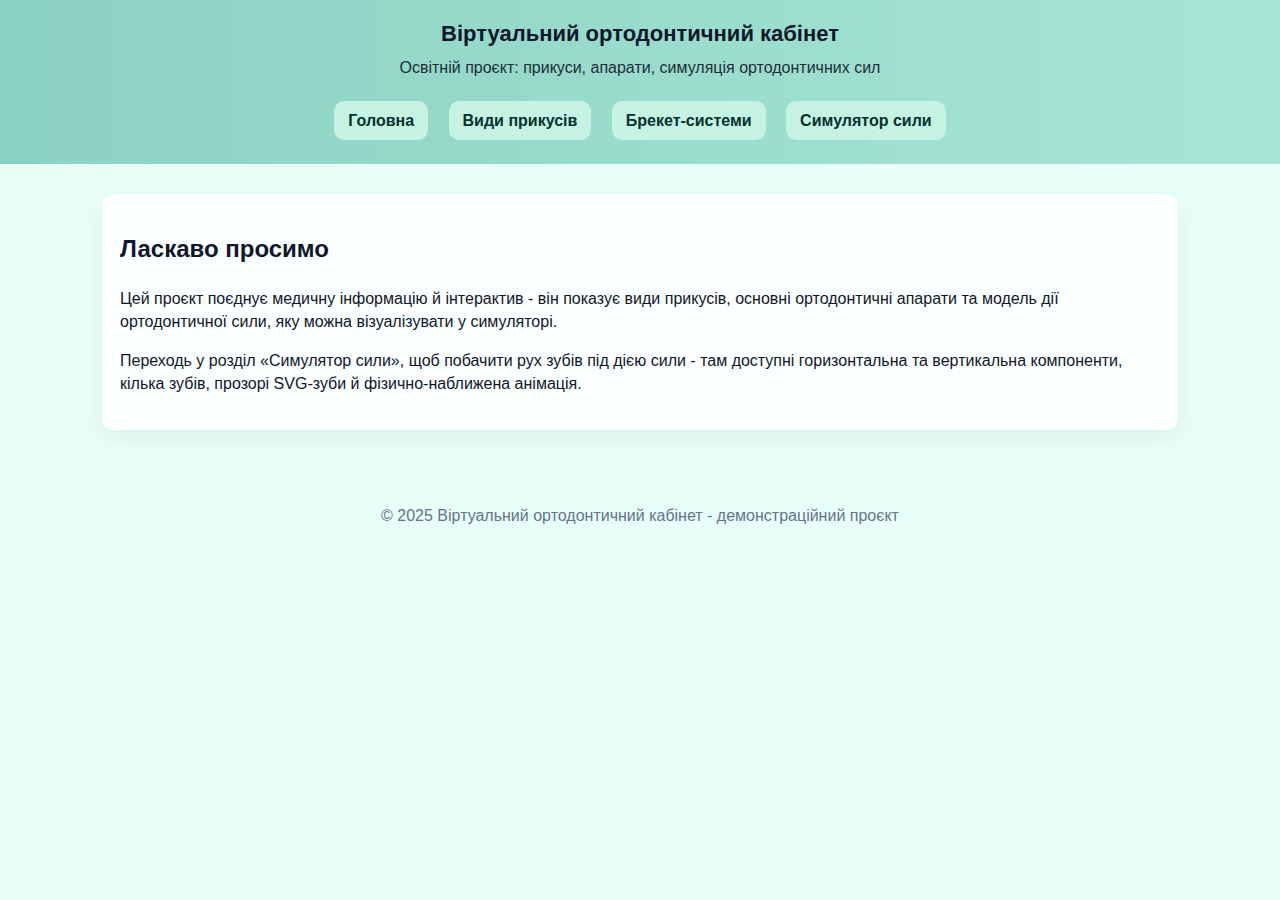
<file: index.html>
<!doctype html>
<html lang="uk">
<head>
  <meta charset="utf-8" />
  <meta name="viewport" content="width=device-width,initial-scale=1" />
  <title>Віртуальний ортодонтичний кабінет</title>
  <link rel="stylesheet" href="style.css" />
</head>
<body>
  <header class="site-header">
    <div class="header-inner">
      <h1>Віртуальний ортодонтичний кабінет</h1>
      <p class="subtitle">Освітній проєкт: прикуси, апарати, симуляція ортодонтичних сил</p>
    </div>
    <nav class="main-nav">
      <a href="index.html" class="nav-link">Головна</a>
      <a href="bites.html" class="nav-link">Види прикусів</a>
      <a href="braces.html" class="nav-link">Брекет-системи</a>
      <a href="simulator.html" class="nav-link">Симулятор сили</a>
    </nav>
  </header>

  <main class="page content">
    <section class="card">
      <h2>Ласкаво просимо</h2>
      <p>Цей проєкт поєднує медичну інформацію й інтерактив - він показує види прикусів, основні ортодонтичні апарати та модель дії ортодонтичної сили, яку можна візуалізувати у симуляторі.</p>
      <p>Переходь у розділ «Симулятор сили», щоб побачити рух зубів під дією сили - там доступні горизонтальна та вертикальна компоненти, кілька зубів, прозорі SVG-зуби й фізично-наближена анімація.</p>
    </section>
  </main>

  <footer class="site-footer">
    <p>© 2025 Віртуальний ортодонтичний кабінет - демонстраційний проєкт</p>
  </footer>

  <script src="script.js"></script>
</body>
</html>
</file>
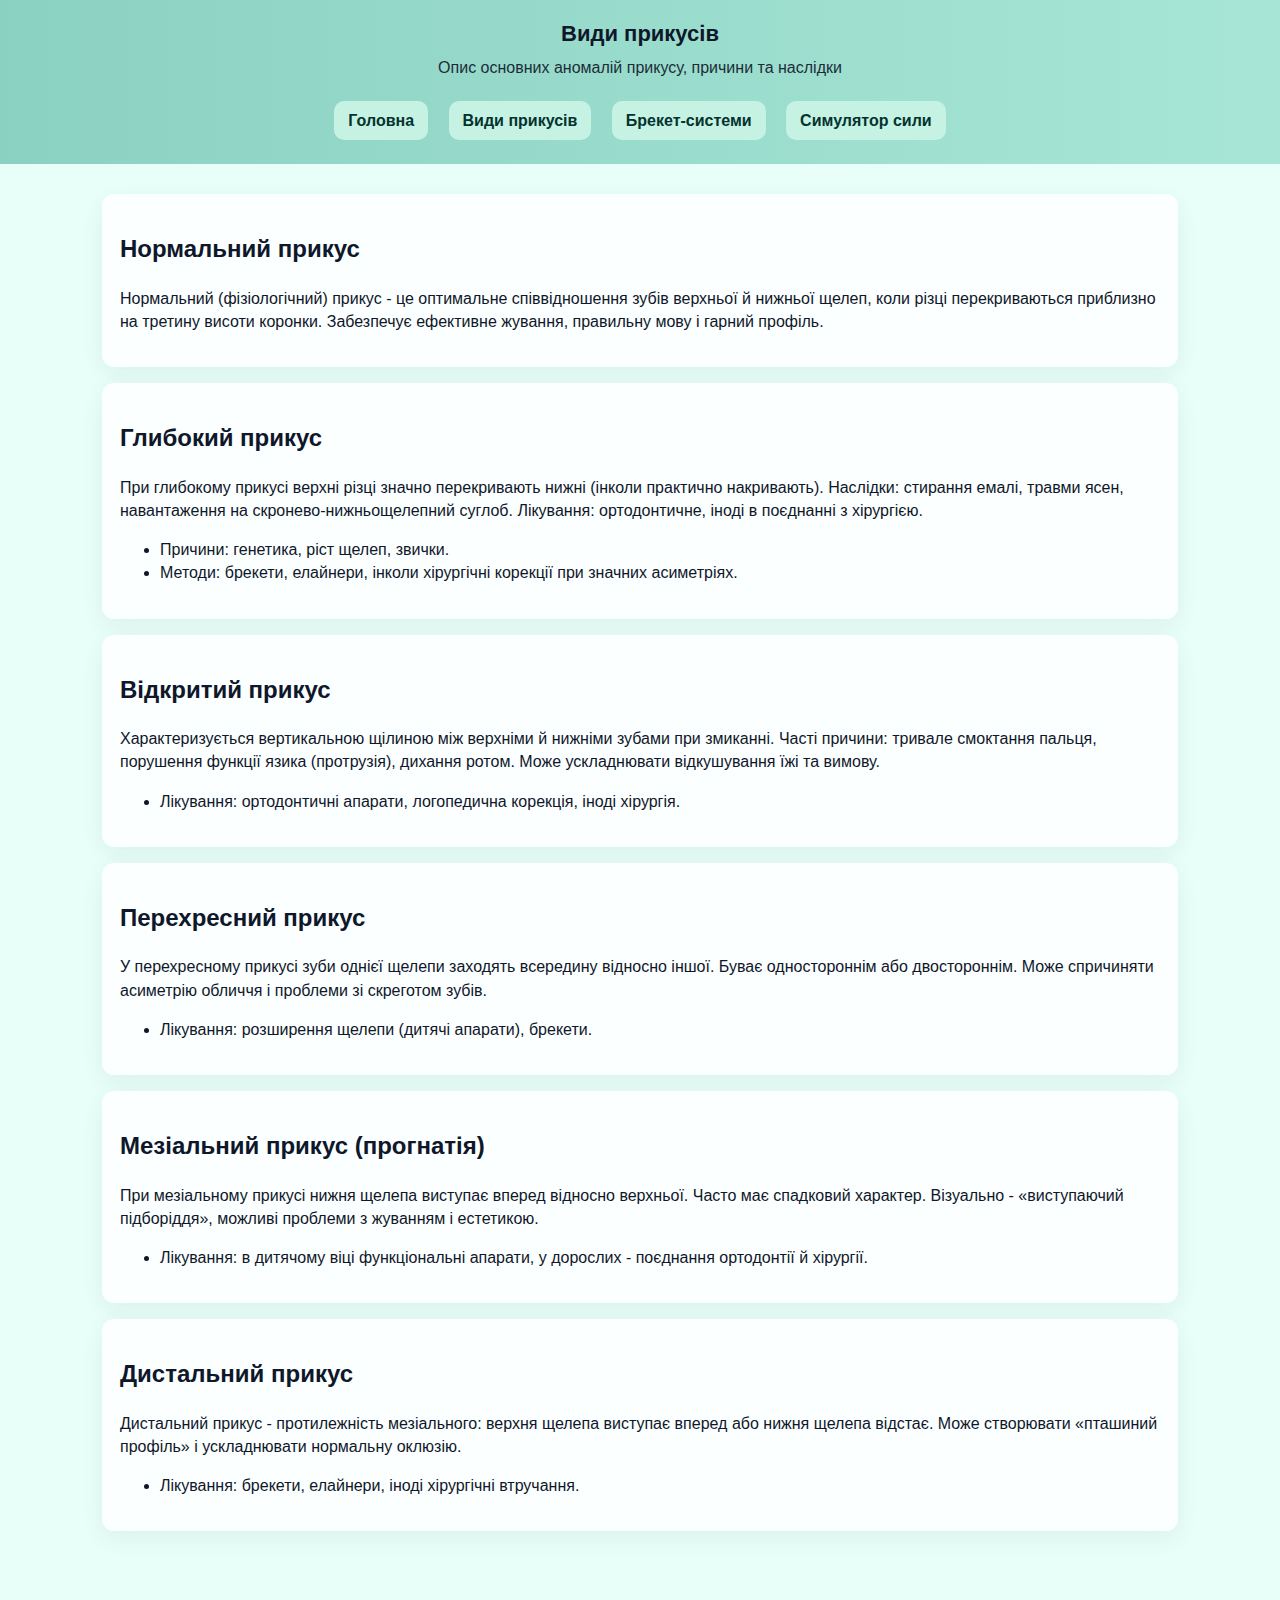
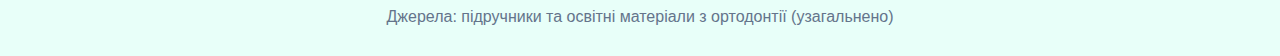
<file: bites.html>
<!doctype html>
<html lang="uk">
<head>
  <meta charset="utf-8" />
  <meta name="viewport" content="width=device-width,initial-scale=1" />
  <title>Види прикусів - Віртуальний ортодонтичний кабінет</title>
  <link rel="stylesheet" href="style.css" />
</head>
<body>
  <header class="site-header">
    <div class="header-inner">
      <h1>Види прикусів</h1>
      <p class="subtitle">Опис основних аномалій прикусу, причини та наслідки</p>
    </div>
    <nav class="main-nav">
      <a href="index.html" class="nav-link">Головна</a>
      <a href="bites.html" class="nav-link">Види прикусів</a>
      <a href="braces.html" class="nav-link">Брекет-системи</a>
      <a href="simulator.html" class="nav-link">Симулятор сили</a>
    </nav>
  </header>

  <main class="page content">
    <section class="card">
      <h2>Нормальний прикус</h2>
      <p>Нормальний (фізіологічний) прикус - це оптимальне співвідношення зубів верхньої й нижньої щелеп, коли різці перекриваються приблизно на третину висоти коронки. Забезпечує ефективне жування, правильну мову і гарний профіль.</p>
    </section>

    <section class="card">
      <h2>Глибокий прикус</h2>
      <p>При глибокому прикусі верхні різці значно перекривають нижні (інколи практично накривають). Наслідки: стирання емалі, травми ясен, навантаження на скронево-нижньощелепний суглоб. Лікування: ортодонтичне, іноді в поєднанні з хірургією.</p>
      <ul>
        <li>Причини: генетика, ріст щелеп, звички.</li>
        <li>Методи: брекети, елайнери, інколи хірургічні корекції при значних асиметріях.</li>
      </ul>
    </section>

    <section class="card">
      <h2>Відкритий прикус</h2>
      <p>Характеризується вертикальною щілиною між верхніми й нижніми зубами при змиканні. Часті причини: тривале смоктання пальця, порушення функції язика (протрузія), дихання ротом. Може ускладнювати відкушування їжі та вимову.</p>
      <ul>
        <li>Лікування: ортодонтичні апарати, логопедична корекція, іноді хірургія.</li>
      </ul>
    </section>

    <section class="card">
      <h2>Перехресний прикус</h2>
      <p>У перехресному прикусі зуби однієї щелепи заходять всередину відносно іншої. Буває одностороннім або двостороннім. Може спричиняти асиметрію обличчя і проблеми зі скреготом зубів.</p>
      <ul>
        <li>Лікування: розширення щелепи (дитячі апарати), брекети.</li>
      </ul>
    </section>

    <section class="card">
      <h2>Мезіальний прикус (прогнатія)</h2>
      <p>При мезіальному прикусі нижня щелепа виступає вперед відносно верхньої. Часто має спадковий характер. Візуально - «виступаючий підборіддя», можливі проблеми з жуванням і естетикою.</p>
      <ul>
        <li>Лікування: в дитячому віці функціональні апарати, у дорослих - поєднання ортодонтії й хірургії.</li>
      </ul>
    </section>

    <section class="card">
      <h2>Дистальний прикус</h2>
      <p>Дистальний прикус - протилежність мезіального: верхня щелепа виступає вперед або нижня щелепа відстає. Може створювати «пташиний профіль» і ускладнювати нормальну оклюзію.</p>
      <ul>
        <li>Лікування: брекети, елайнери, іноді хірургічні втручання.</li>
      </ul>
    </section>

  </main>

  <footer class="site-footer">
    <p>Джерела: підручники та освітні матеріали з ортодонтії (узагальнено)</p>
  </footer>

  <script src="script.js"></script>
</body>
</html>
</file>
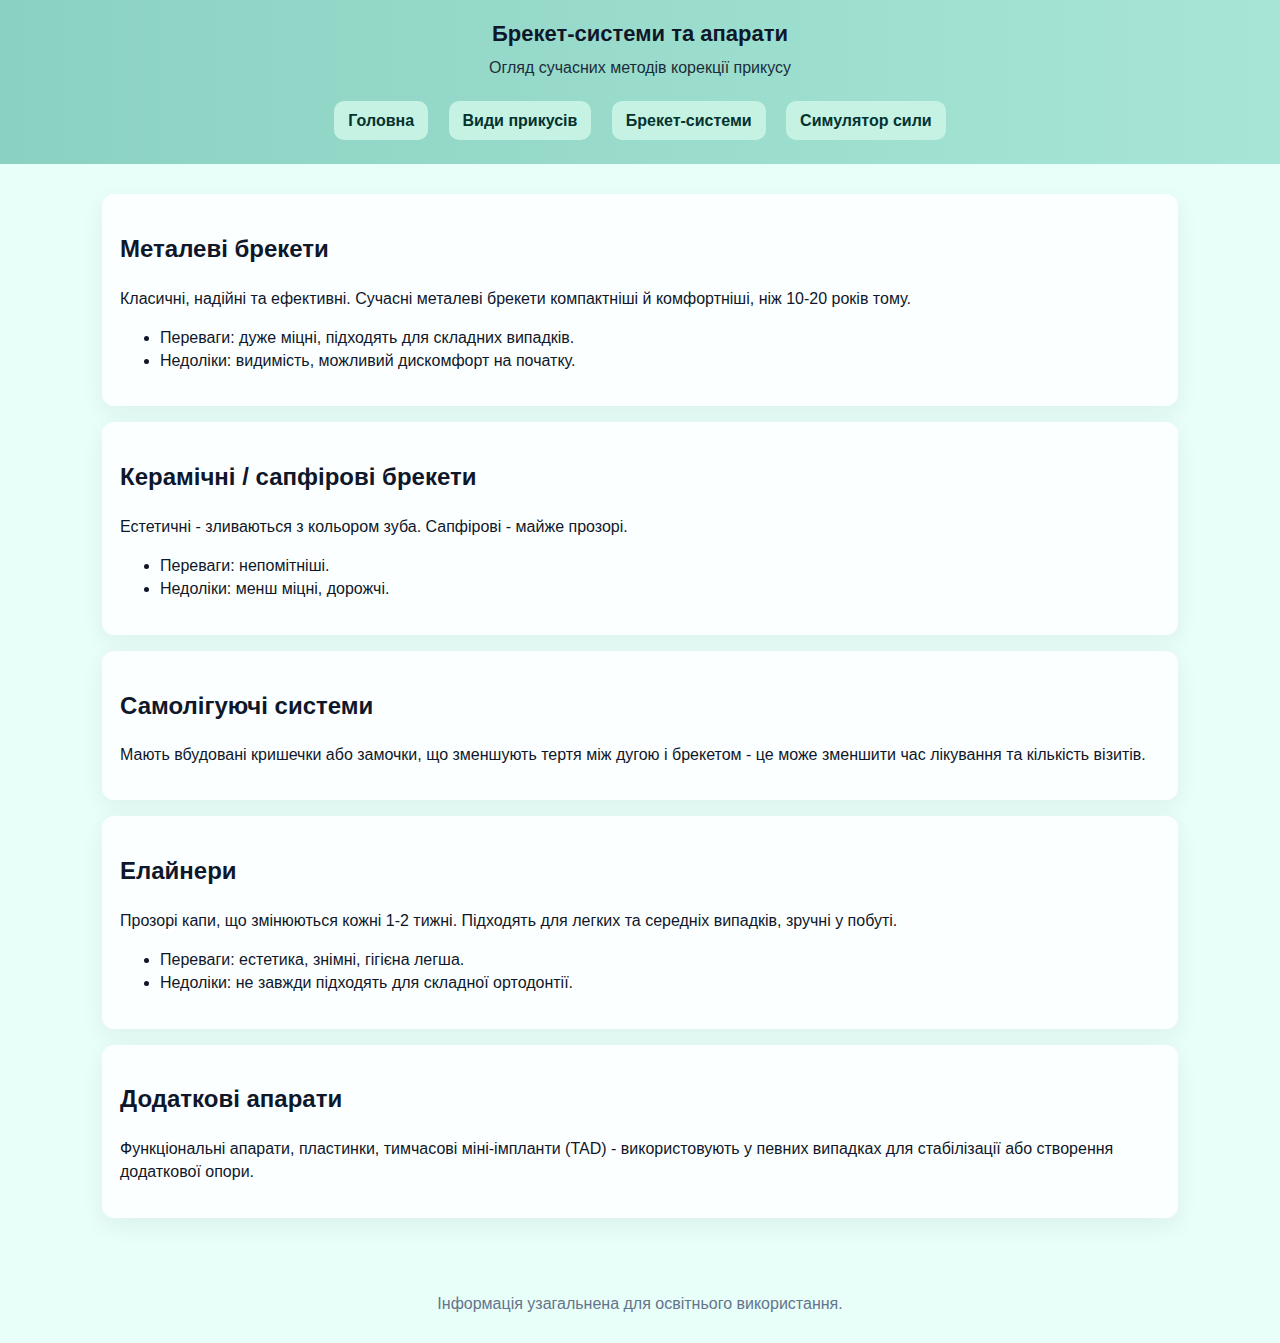
<file: braces.html>
<!doctype html>
<html lang="uk">
<head>
  <meta charset="utf-8" />
  <meta name="viewport" content="width=device-width,initial-scale=1" />
  <title>Брекет-системи - Віртуальний ортодонтичний кабінет</title>
  <link rel="stylesheet" href="style.css" />
</head>
<body>
  <header class="site-header">
    <div class="header-inner">
      <h1>Брекет-системи та апарати</h1>
      <p class="subtitle">Огляд сучасних методів корекції прикусу</p>
    </div>
    <nav class="main-nav">
      <a href="index.html" class="nav-link">Головна</a>
      <a href="bites.html" class="nav-link">Види прикусів</a>
      <a href="braces.html" class="nav-link">Брекет-системи</a>
      <a href="simulator.html" class="nav-link">Симулятор сили</a>
    </nav>
  </header>

  <main class="page content">
    <section class="card">
      <h2>Металеві брекети</h2>
      <p>Класичні, надійні та ефективні. Сучасні металеві брекети компактніші й комфортніші, ніж 10-20 років тому.</p>
      <ul>
        <li>Переваги: дуже міцні, підходять для складних випадків.</li>
        <li>Недоліки: видимість, можливий дискомфорт на початку.</li>
      </ul>
    </section>

    <section class="card">
      <h2>Керамічні / сапфірові брекети</h2>
      <p>Естетичні - зливаються з кольором зуба. Сапфірові - майже прозорі.</p>
      <ul>
        <li>Переваги: непомітніші.</li>
        <li>Недоліки: менш міцні, дорожчі.</li>
      </ul>
    </section>

    <section class="card">
      <h2>Самолігуючі системи</h2>
      <p>Мають вбудовані кришечки або замочки, що зменшують тертя між дугою і брекетом - це може зменшити час лікування та кількість візитів.</p>
    </section>

    <section class="card">
      <h2>Елайнери</h2>
      <p>Прозорі капи, що змінюються кожні 1-2 тижні. Підходять для легких та середніх випадків, зручні у побуті.</p>
      <ul>
        <li>Переваги: естетика, знімні, гігієна легша.</li>
        <li>Недоліки: не завжди підходять для складної ортодонтії.</li>
      </ul>
    </section>

    <section class="card">
      <h2>Додаткові апарати</h2>
      <p>Функціональні апарати, пластинки, тимчасові міні-імпланти (TAD) - використовують у певних випадках для стабілізації або створення додаткової опори.</p>
    </section>

  </main>

  <footer class="site-footer">
    <p>Інформація узагальнена для освітнього використання.</p>
  </footer>

  <script src="script.js"></script>
</body>
</html>
</file>
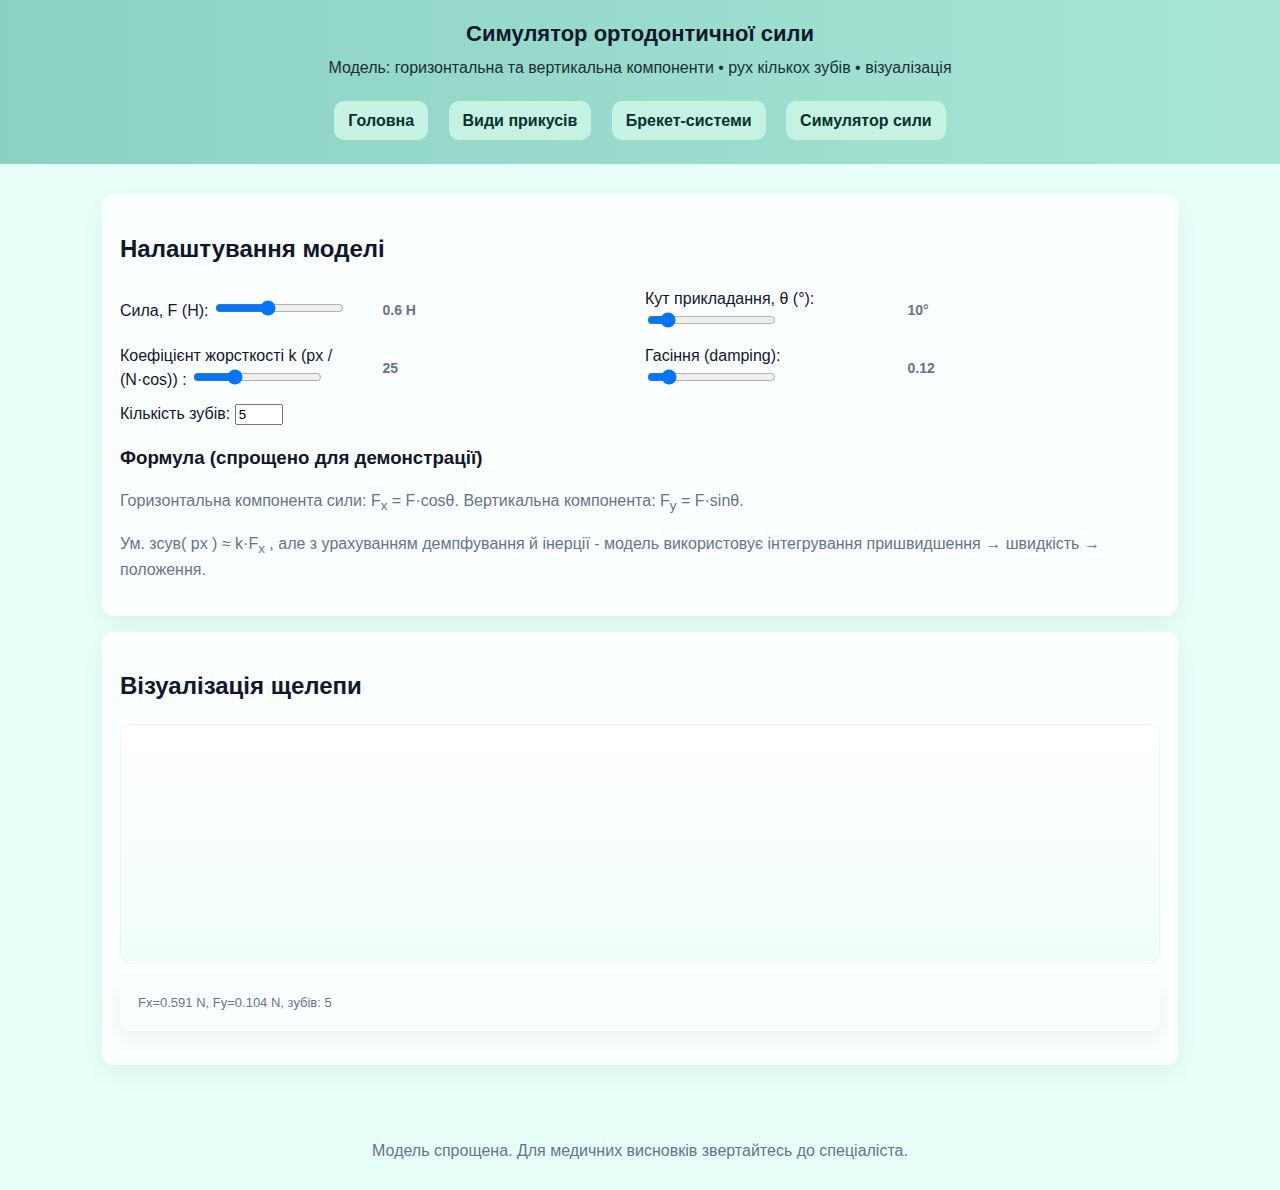
<file: simulator.html>
<!doctype html>
<html lang="uk">
<head>
  <meta charset="utf-8" />
  <meta name="viewport" content="width=device-width,initial-scale=1" />
  <title>Симулятор ортодонтичної сили</title>
  <link rel="stylesheet" href="style.css" />
</head>
<body>
  <header class="site-header">
    <div class="header-inner">
      <h1>Симулятор ортодонтичної сили</h1>
      <p class="subtitle">Модель: горизонтальна та вертикальна компоненти • рух кількох зубів • візуалізація</p>
    </div>
    <nav class="main-nav">
      <a href="index.html" class="nav-link">Головна</a>
      <a href="bites.html" class="nav-link">Види прикусів</a>
      <a href="braces.html" class="nav-link">Брекет-системи</a>
      <a href="simulator.html" class="nav-link">Симулятор сили</a>
    </nav>
  </header>

  <main class="page content">
    <section class="card">
      <h2>Налаштування моделі</h2>
      <div class="controls-grid">
        <label>Сила, F (Н): <input id="forceN" type="range" min="0" max="1.5" step="0.01" value="0.6"></label>
        <div class="range-value"> <span id="forceNval">0.60</span> Н</div>

        <label>Кут прикладання, θ (°): <input id="angleDeg" type="range" min="0" max="90" step="1" value="10"></label>
        <div class="range-value"> <span id="angleVal">10</span>°</div>

        <label>Коефіцієнт жорсткості k (px / (N·cos)) : <input id="kVal" type="range" min="10" max="60" step="1" value="25"></label>
        <div class="range-value"> <span id="kShown">25</span></div>

        <label>Гасіння (damping): <input id="damping" type="range" min="0" max="1" step="0.01" value="0.12"></label>
        <div class="range-value"> <span id="dShown">0.12</span></div>

        <label>Кількість зубів: <input id="teethCount" type="number" min="1" max="8" value="5"></label>
      </div>

      <h3>Формула (спрощено для демонстрації)</h3>
      <p class="muted">Горизонтальна компонента сили: F<sub>x</sub> = F·cosθ. Вертикальна компонента: F<sub>y</sub> = F·sinθ.</p>
      <p class="muted">Ум. зсув( px ) ≈ k·F<sub>x</sub> , але з урахуванням демпфування й інерції - модель використовує інтегрування пришвидшення → швидкість → положення.</p>
    </section>

    <section class="card">
      <h2>Візуалізація щелепи</h2>
      <div id="jawArea" class="jaw-area">
        <!-- SVG-зуби будуть створюватися скриптом у цьому контейнері -->
      </div>
      <div id="calcInfo" class="card muted" style="margin-top:12px;"></div>
    </section>

  </main>

  <footer class="site-footer">
    <p>Модель спрощена. Для медичних висновків звертайтесь до спеціаліста.</p>
  </footer>

  <script src="script.js"></script>
  <script src="simulator.js"></script>
</body>
</html>
</file>
<file: style.css>
:root{
  --bg:#E8FFF9;
  --accent:#8BD1C2;
  --accent-2:#C5F2E3;
  --card:#FCFFFF;
  --muted:#64748b;
  --text:#0f172a;
}
*{box-sizing:border-box}
body{margin:0;font-family:Inter,Arial,Helvetica,sans-serif;background:var(--bg);color:var(--text);line-height:1.45}
.site-header{background:linear-gradient(90deg,var(--accent),#a7e6d6);padding:18px 12px;text-align:center}
.header-inner h1{margin:0;font-size:22px}
.subtitle{margin-top:6px;opacity:0.9}
.main-nav{margin-top:12px}
.main-nav .nav-link{display:inline-block;margin:6px 8px;padding:8px 14px;background:var(--accent-2);color:#04332f;text-decoration:none;border-radius:10px;font-weight:600}
.main-nav .nav-link:hover{background:var(--accent);color:white}
.page.content{max-width:1100px;margin:18px auto;padding:12px}
.card{background:var(--card);padding:18px;border-radius:12px;box-shadow:0 8px 24px rgba(10,20,30,0.06);margin-bottom:16px}
.controls-grid{display:grid;grid-template-columns:repeat(auto-fill,minmax(220px,1fr));gap:10px;align-items:center}
.range-value{font-weight:700;color:var(--muted);font-size:14px}
.jaw-area{background:linear-gradient(180deg,#ffffff,#f1fff8);height:240px;border-radius:12px;display:flex;align-items:center;justify-content:center;position:relative;border:1px solid rgba(0,0,0,0.04);overflow:hidden}
.muted{color:var(--muted)}
.site-footer{padding:12px;text-align:center;color:var(--muted)}
/* tooth SVG container styles */
.tooth-svg{width:64px;height:80px;display:inline-block;margin:0 6px;transition:transform 0.2s linear}
/* small helper */
.small-muted{font-size:13px;color:var(--muted)}
.tooth-wrapper {
    position: absolute;
    width: 64px;
    height: 80px;
    transition: transform 0.08s linear;
}

.tooth-svg {
    width: 100%;
    height: 100%;
    pointer-events: none;
}
</file>
